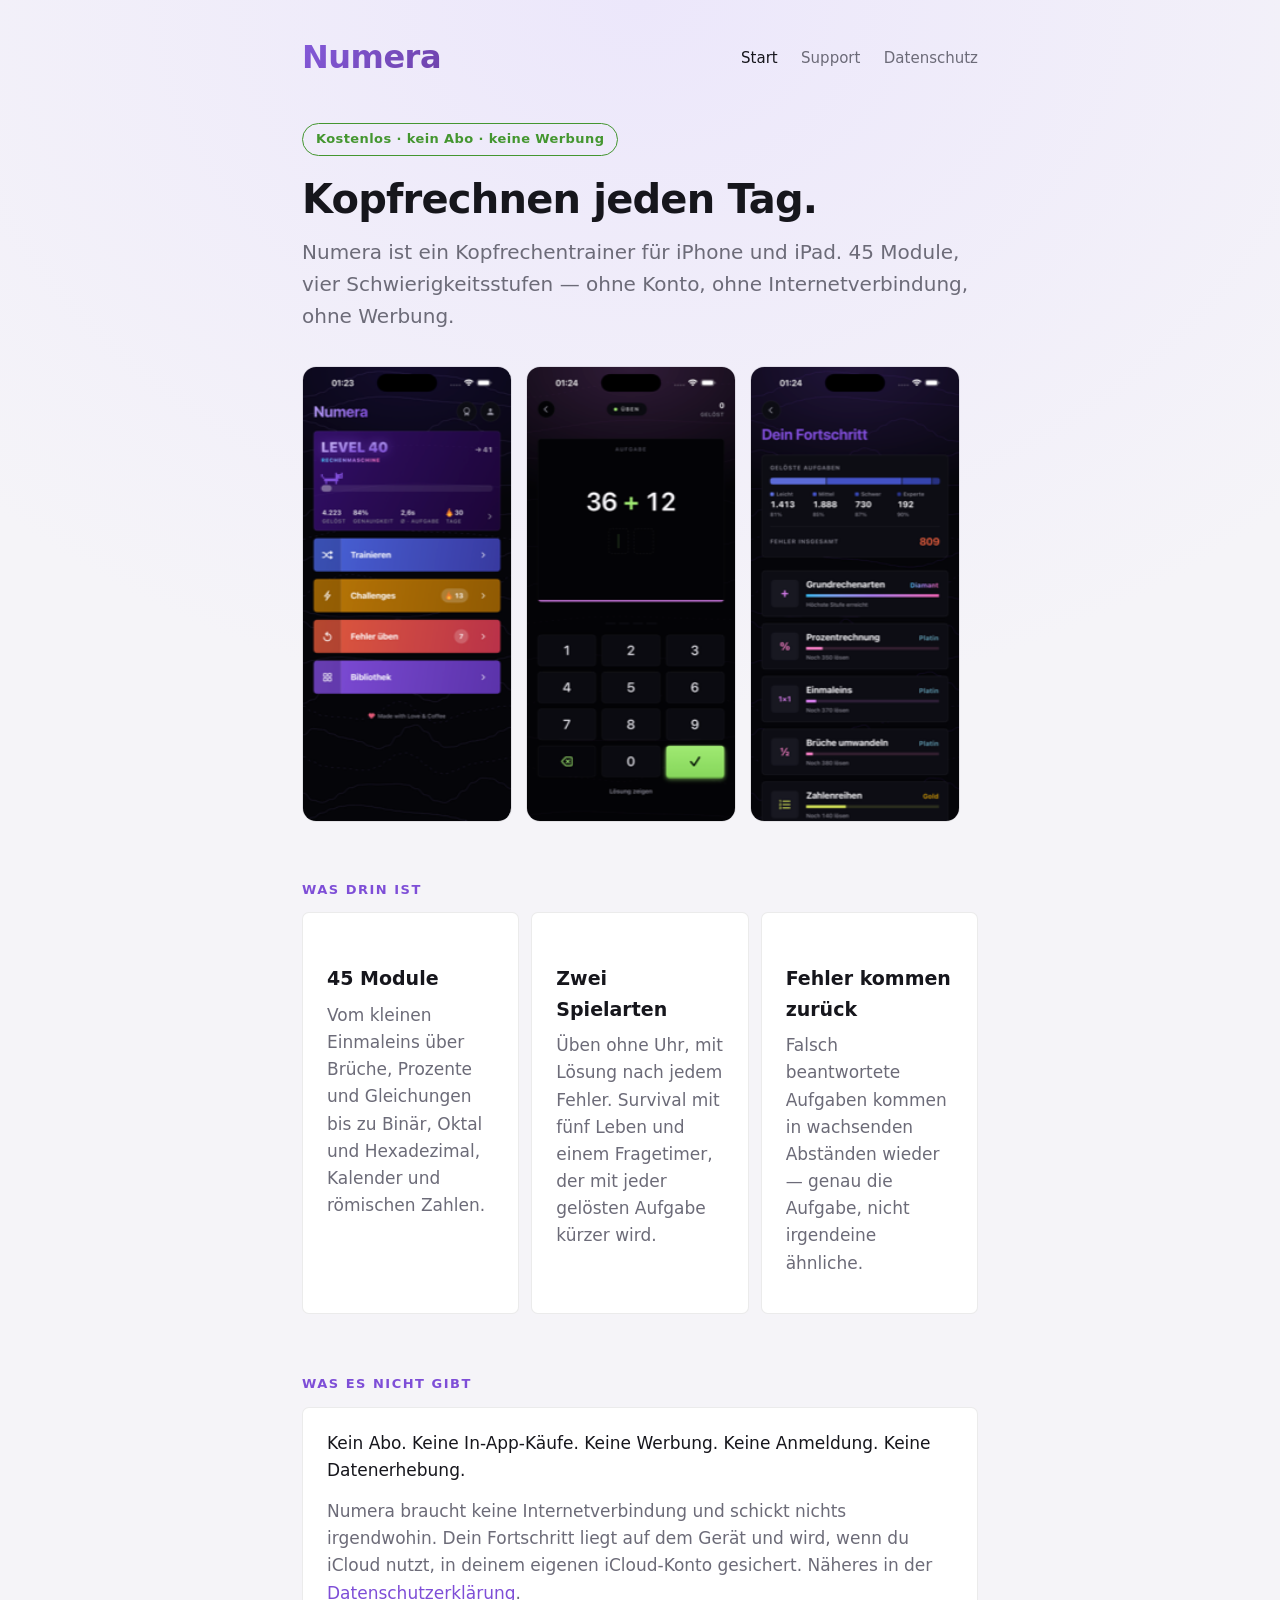
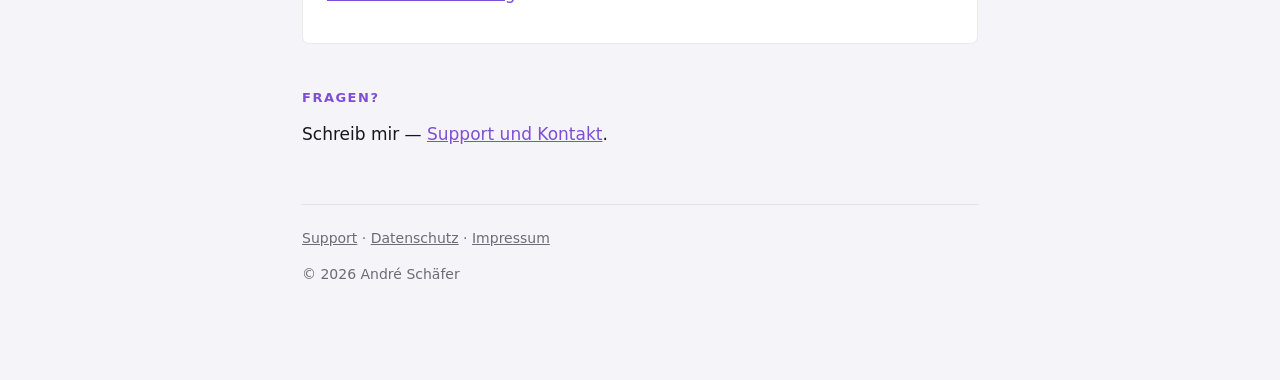
<file: index.html>
<!doctype html>
<html lang="de">
<head>
<meta charset="utf-8">
<meta name="viewport" content="width=device-width, initial-scale=1">
<title>Numera — Kopfrechnen jeden Tag</title>
<meta name="description" content="Numera ist ein Kopfrechentrainer für iPhone und iPad. Vollständig kostenlos: kein Abo, keine In-App-Käufe, keine Werbung, keine Datenerhebung.">
<link rel="stylesheet" href="style.css">
</head>
<body>
<div class="wrap">

<header>
  <a class="wordmark" href="index.html">Numera</a>
  <nav>
    <a href="index.html" aria-current="page">Start</a>
    <a href="support.html">Support</a>
    <a href="datenschutz.html">Datenschutz</a>
  </nav>
</header>

<main>
  <span class="badge">Kostenlos · kein Abo · keine Werbung</span>

  <h1>Kopfrechnen jeden Tag.</h1>
  <p class="lead">
    Numera ist ein Kopfrechentrainer für iPhone und iPad. 45 Module, vier Schwierigkeitsstufen
    — ohne Konto, ohne Internetverbindung, ohne Werbung.
  </p>

  <div class="shots">
    <img src="img/home.png" alt="Startbildschirm von Numera mit Level, Trainingsserie und den vier farbigen Karten" width="210">
    <img src="img/play.png" alt="Eine Additionsaufgabe im Modus Üben, mit Zifferntastenfeld" width="210">
    <img src="img/progress.png" alt="Fortschrittsseite mit Meisterschaftsstufen je Modul" width="210">
  </div>

  <h2>Was drin ist</h2>

  <div class="grid">
    <div class="card">
      <h3>45 Module</h3>
      <p class="muted">Vom kleinen Einmaleins über Brüche, Prozente und Gleichungen bis zu
      Binär, Oktal und Hexadezimal, Kalender und römischen Zahlen.</p>
    </div>
    <div class="card">
      <h3>Zwei Spielarten</h3>
      <p class="muted">Üben ohne Uhr, mit Lösung nach jedem Fehler. Survival mit fünf Leben
      und einem Fragetimer, der mit jeder gelösten Aufgabe kürzer wird.</p>
    </div>
    <div class="card">
      <h3>Fehler kommen zurück</h3>
      <p class="muted">Falsch beantwortete Aufgaben kommen in wachsenden Abständen wieder —
      genau die Aufgabe, nicht irgendeine ähnliche.</p>
    </div>
  </div>

  <h2>Was es nicht gibt</h2>
  <div class="card">
    <p>Kein Abo. Keine In-App-Käufe. Keine Werbung. Keine Anmeldung. Keine Datenerhebung.</p>
    <p class="muted">Numera braucht keine Internetverbindung und schickt nichts irgendwohin.
    Dein Fortschritt liegt auf dem Gerät und wird, wenn du iCloud nutzt, in deinem eigenen
    iCloud-Konto gesichert. Näheres in der
    <a href="datenschutz.html">Datenschutzerklärung</a>.</p>
  </div>

  <h2>Fragen?</h2>
  <p>Schreib mir — <a href="support.html">Support und Kontakt</a>.</p>
</main>

<footer>
  <p>
    <a href="support.html">Support</a> ·
    <a href="datenschutz.html">Datenschutz</a> ·
    <a href="impressum.html">Impressum</a>
  </p>
  <p>© 2026 André Schäfer</p>
</footer>

</div>
</body>
</html>
</file>
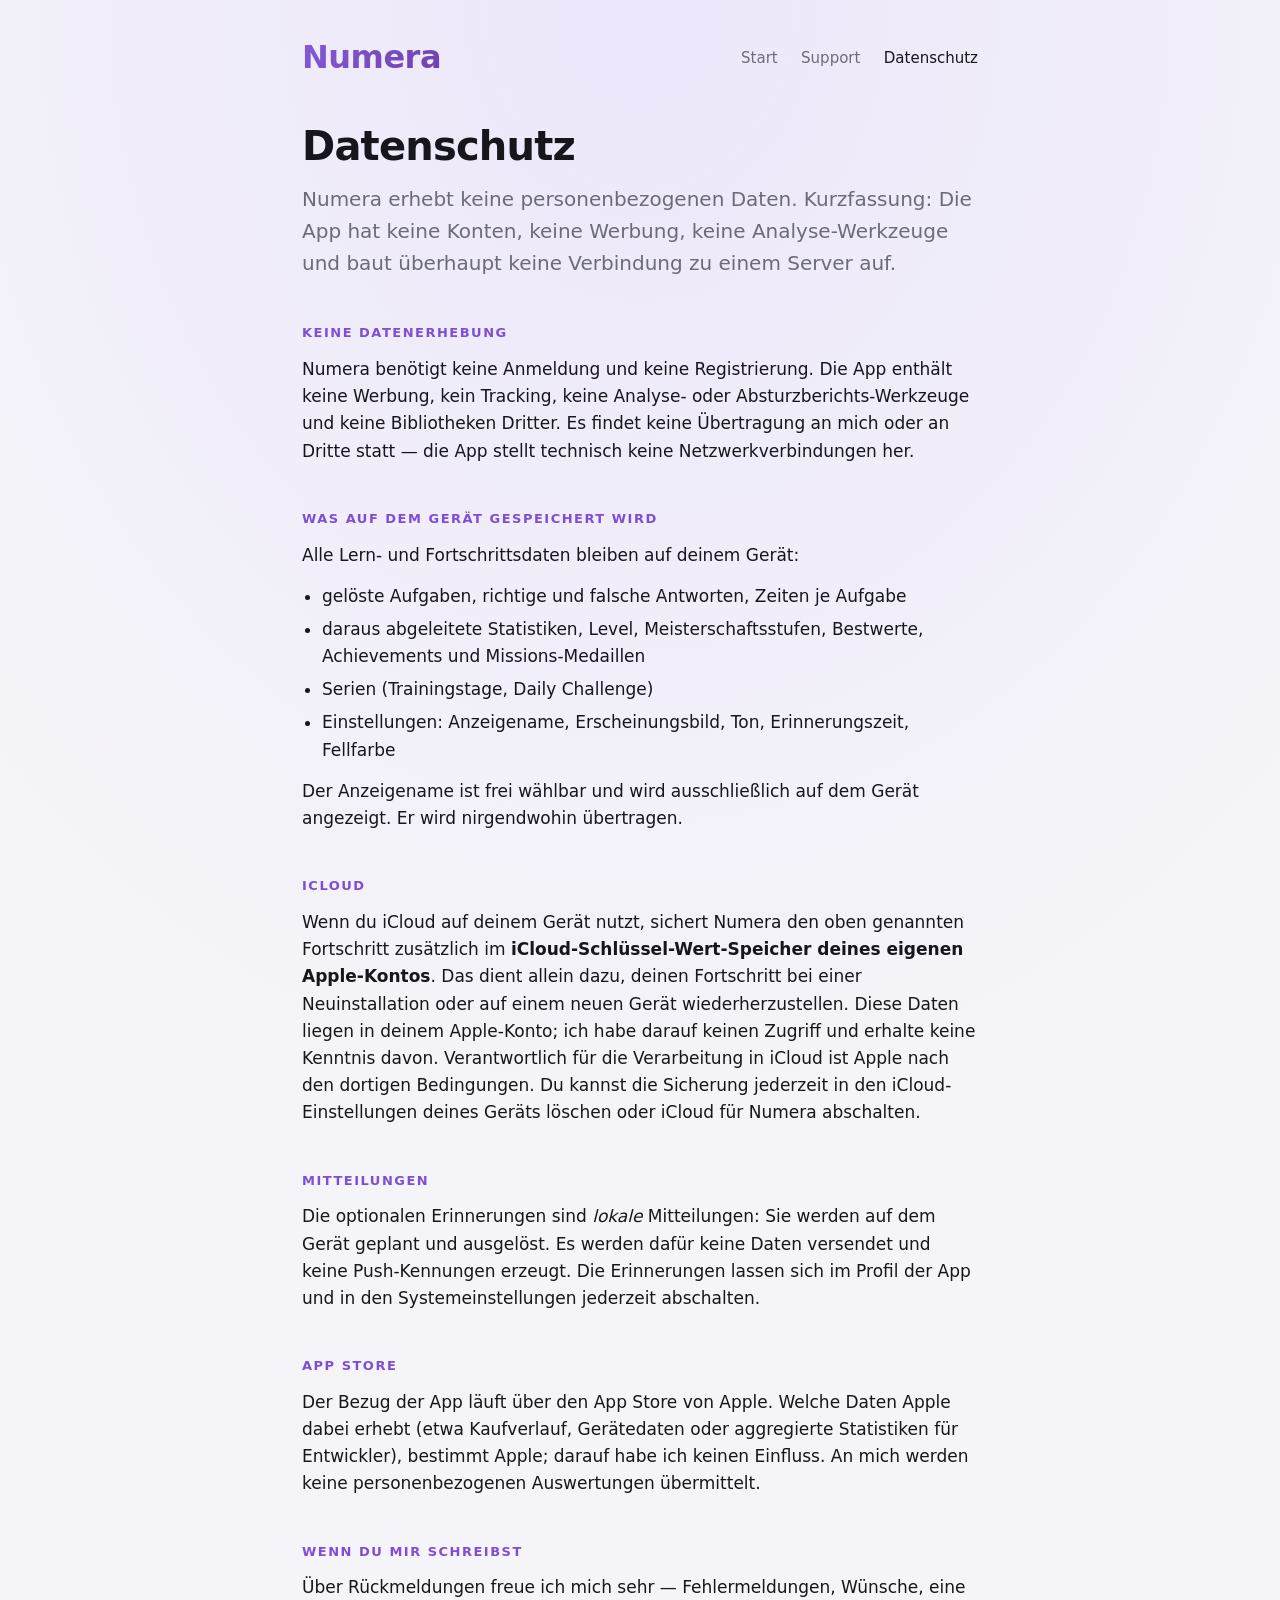
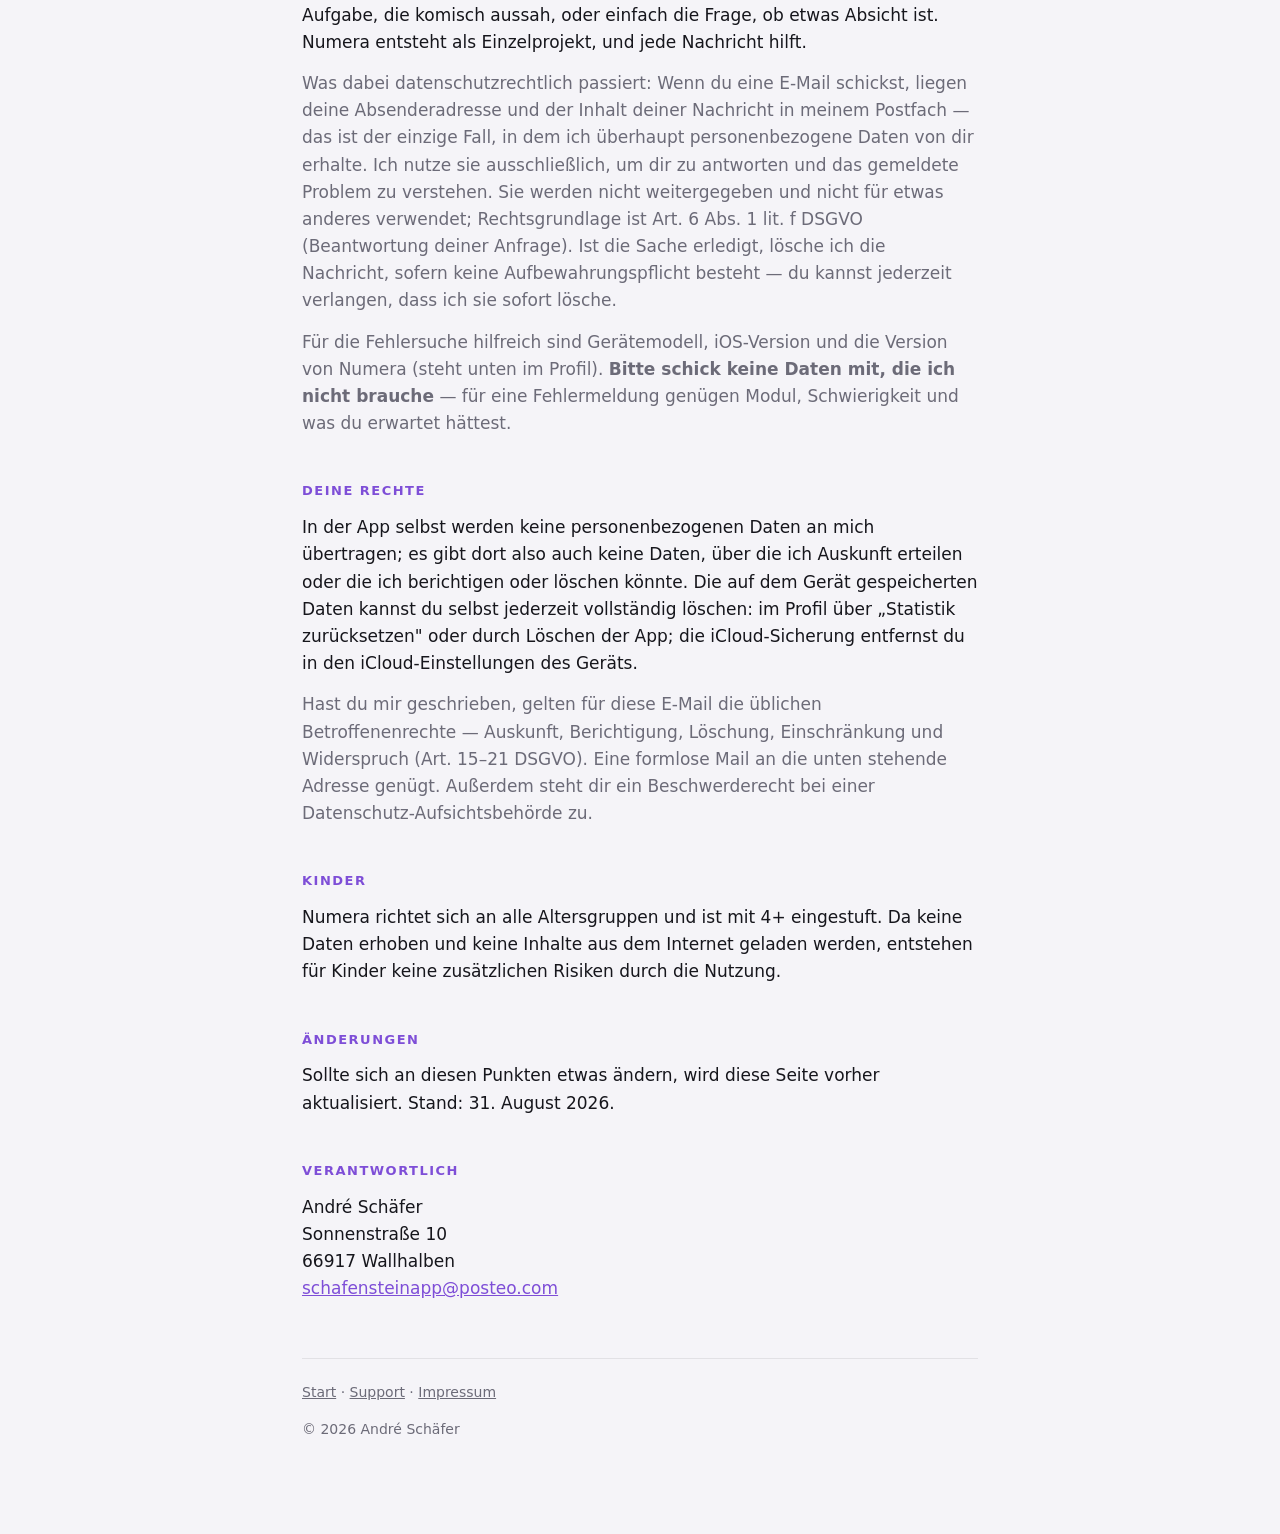
<file: datenschutz.html>
<!doctype html>
<html lang="de">
<head>
<meta charset="utf-8">
<meta name="viewport" content="width=device-width, initial-scale=1">
<title>Datenschutz — Numera</title>
<meta name="description" content="Datenschutzerklärung für Numera. Die App erhebt keine personenbezogenen Daten.">
<link rel="stylesheet" href="style.css">
</head>
<body>
<div class="wrap">

<header>
  <a class="wordmark" href="index.html">Numera</a>
  <nav>
    <a href="index.html">Start</a>
    <a href="support.html">Support</a>
    <a href="datenschutz.html" aria-current="page">Datenschutz</a>
  </nav>
</header>

<main>
  <h1>Datenschutz</h1>
  <p class="lead">
    Numera erhebt keine personenbezogenen Daten. Kurzfassung: Die App hat keine Konten,
    keine Werbung, keine Analyse-Werkzeuge und baut überhaupt keine Verbindung zu einem
    Server auf.
  </p>

  <h2>Keine Datenerhebung</h2>
  <p>
    Numera benötigt keine Anmeldung und keine Registrierung. Die App enthält keine Werbung,
    kein Tracking, keine Analyse- oder Absturzberichts-Werkzeuge und keine Bibliotheken
    Dritter. Es findet keine Übertragung an mich oder an Dritte statt — die App stellt
    technisch keine Netzwerkverbindungen her.
  </p>

  <h2>Was auf dem Gerät gespeichert wird</h2>
  <p>
    Alle Lern- und Fortschrittsdaten bleiben auf deinem Gerät:
  </p>
  <ul>
    <li>gelöste Aufgaben, richtige und falsche Antworten, Zeiten je Aufgabe</li>
    <li>daraus abgeleitete Statistiken, Level, Meisterschaftsstufen, Bestwerte, Achievements
        und Missions-Medaillen</li>
    <li>Serien (Trainingstage, Daily Challenge)</li>
    <li>Einstellungen: Anzeigename, Erscheinungsbild, Ton, Erinnerungszeit, Fellfarbe</li>
  </ul>
  <p>
    Der Anzeigename ist frei wählbar und wird ausschließlich auf dem Gerät angezeigt. Er
    wird nirgendwohin übertragen.
  </p>

  <h2>iCloud</h2>
  <p>
    Wenn du iCloud auf deinem Gerät nutzt, sichert Numera den oben genannten Fortschritt
    zusätzlich im <strong>iCloud-Schlüssel-Wert-Speicher deines eigenen Apple-Kontos</strong>.
    Das dient allein dazu, deinen Fortschritt bei einer Neuinstallation oder auf einem
    neuen Gerät wiederherzustellen. Diese Daten liegen in deinem Apple-Konto; ich habe
    darauf keinen Zugriff und erhalte keine Kenntnis davon. Verantwortlich
    für die Verarbeitung in iCloud ist Apple nach den dortigen Bedingungen. Du kannst die
    Sicherung jederzeit in den iCloud-Einstellungen deines Geräts löschen oder iCloud für
    Numera abschalten.
  </p>

  <h2>Mitteilungen</h2>
  <p>
    Die optionalen Erinnerungen sind <em>lokale</em> Mitteilungen: Sie werden auf dem Gerät
    geplant und ausgelöst. Es werden dafür keine Daten versendet und keine Push-Kennungen
    erzeugt. Die Erinnerungen lassen sich im Profil der App und in den Systemeinstellungen
    jederzeit abschalten.
  </p>

  <h2>App Store</h2>
  <p>
    Der Bezug der App läuft über den App Store von Apple. Welche Daten Apple dabei erhebt
    (etwa Kaufverlauf, Gerätedaten oder aggregierte Statistiken für Entwickler), bestimmt
    Apple; darauf habe ich keinen Einfluss. An mich werden keine personenbezogenen
    Auswertungen übermittelt.
  </p>

  <h2>Wenn du mir schreibst</h2>
  <p>
    Über Rückmeldungen freue ich mich sehr — Fehlermeldungen, Wünsche, eine Aufgabe, die
    komisch aussah, oder einfach die Frage, ob etwas Absicht ist. Numera entsteht als
    Einzelprojekt, und jede Nachricht hilft.
  </p>
  <p class="muted">
    Was dabei datenschutzrechtlich passiert: Wenn du eine E-Mail schickst, liegen deine
    Absenderadresse und der Inhalt deiner Nachricht in meinem Postfach — das ist der
    einzige Fall, in dem ich überhaupt personenbezogene Daten von dir erhalte. Ich nutze
    sie ausschließlich, um dir zu antworten und das gemeldete Problem zu verstehen. Sie
    werden nicht weitergegeben und nicht für etwas anderes verwendet; Rechtsgrundlage ist
    Art. 6 Abs. 1 lit. f DSGVO (Beantwortung deiner Anfrage). Ist die Sache erledigt,
    lösche ich die Nachricht, sofern keine Aufbewahrungspflicht besteht — du kannst
    jederzeit verlangen, dass ich sie sofort lösche.
  </p>
  <p class="muted">
    Für die Fehlersuche hilfreich sind Gerätemodell, iOS-Version und die Version von Numera
    (steht unten im Profil). <strong>Bitte schick keine Daten mit, die ich nicht brauche</strong>
    — für eine Fehlermeldung genügen Modul, Schwierigkeit und was du erwartet hättest.
  </p>

  <h2>Deine Rechte</h2>
  <p>
    In der App selbst werden keine personenbezogenen Daten an mich übertragen; es gibt dort
    also auch keine Daten, über die ich Auskunft erteilen oder die ich berichtigen oder
    löschen könnte. Die auf dem Gerät gespeicherten Daten kannst du selbst jederzeit
    vollständig löschen: im Profil über „Statistik zurücksetzen" oder durch Löschen der App;
    die iCloud-Sicherung entfernst du in den iCloud-Einstellungen des Geräts.
  </p>
  <p class="muted">
    Hast du mir geschrieben, gelten für diese E-Mail die üblichen Betroffenenrechte —
    Auskunft, Berichtigung, Löschung, Einschränkung und Widerspruch (Art. 15–21 DSGVO).
    Eine formlose Mail an die unten stehende Adresse genügt. Außerdem steht dir ein
    Beschwerderecht bei einer Datenschutz-Aufsichtsbehörde zu.
  </p>

  <h2>Kinder</h2>
  <p>
    Numera richtet sich an alle Altersgruppen und ist mit 4+ eingestuft. Da keine Daten
    erhoben und keine Inhalte aus dem Internet geladen werden, entstehen für Kinder keine
    zusätzlichen Risiken durch die Nutzung.
  </p>

  <h2>Änderungen</h2>
  <p>
    Sollte sich an diesen Punkten etwas ändern, wird diese Seite vorher aktualisiert.
    <!-- TODO: Datum aktualisieren, wenn der Text geändert wird. -->
    Stand: 31. August 2026.
  </p>

  <h2>Verantwortlich</h2>
  <p>
    André Schäfer<br>
    Sonnenstraße 10<br>
    66917 Wallhalben<br>
    <a href="mailto:schafensteinapp@posteo.com">schafensteinapp@posteo.com</a>
  </p>
</main>

<footer>
  <p>
    <a href="index.html">Start</a> ·
    <a href="support.html">Support</a> ·
    <a href="impressum.html">Impressum</a>
  </p>
  <p>© 2026 André Schäfer</p>
</footer>

</div>
</body>
</html>
</file>
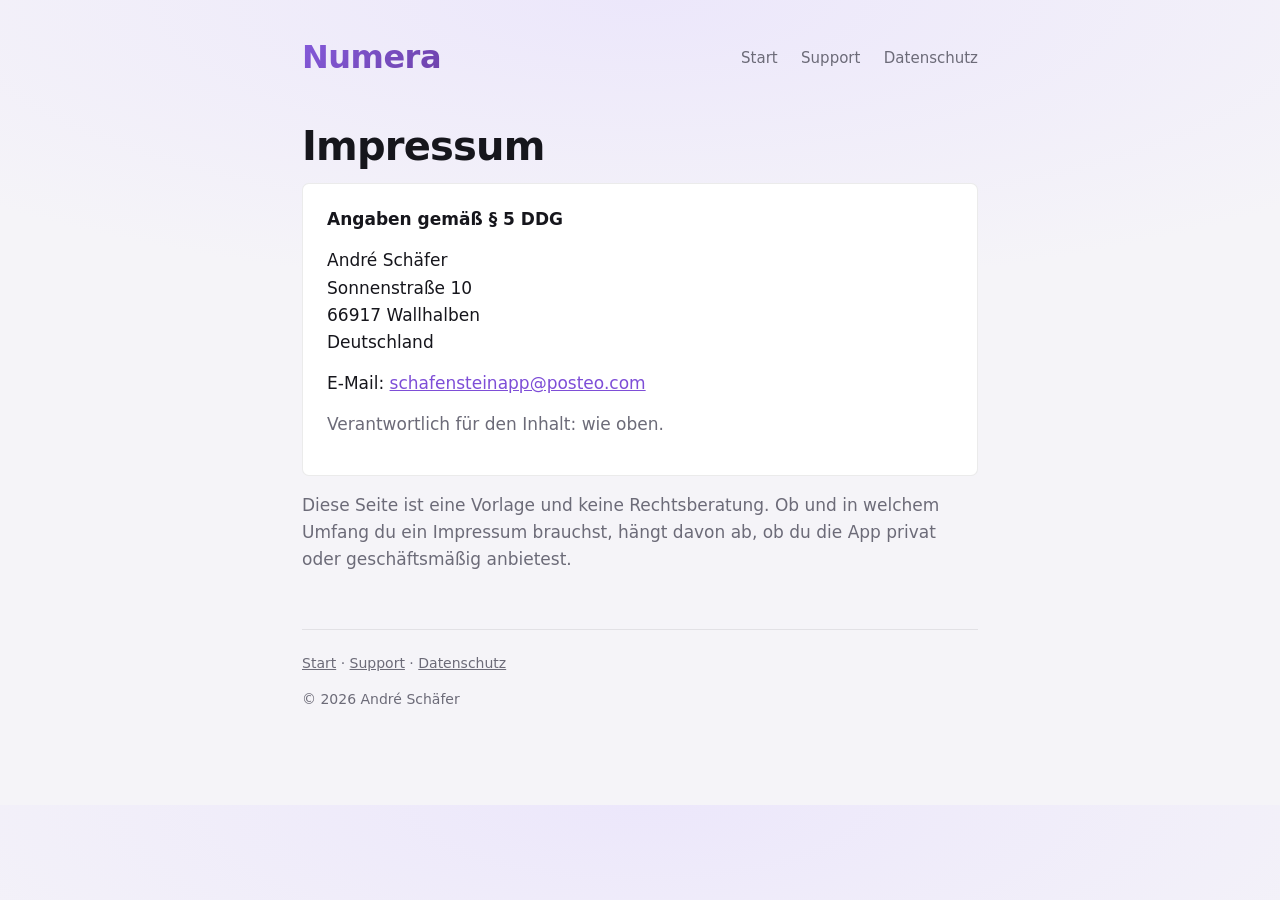
<file: impressum.html>
<!doctype html>
<html lang="de">
<head>
<meta charset="utf-8">
<meta name="viewport" content="width=device-width, initial-scale=1">
<title>Impressum — Numera</title>
<meta name="robots" content="noindex">
<link rel="stylesheet" href="style.css">
</head>
<body>
<div class="wrap">

<header>
  <a class="wordmark" href="index.html">Numera</a>
  <nav>
    <a href="index.html">Start</a>
    <a href="support.html">Support</a>
    <a href="datenschutz.html">Datenschutz</a>
  </nav>
</header>

<main>
  <h1>Impressum</h1>

  <div class="card">
    <p><strong>Angaben gemäß § 5 DDG</strong></p>
    <p>
      André Schäfer<br>
      Sonnenstraße 10<br>
      66917 Wallhalben<br>
      Deutschland
    </p>
    <p>
      E-Mail: <a href="mailto:schafensteinapp@posteo.com">schafensteinapp@posteo.com</a>
    </p>
    <p class="muted">
      Verantwortlich für den Inhalt: wie oben.
    </p>
  </div>

  <p class="muted">
    Diese Seite ist eine Vorlage und keine Rechtsberatung. Ob und in welchem Umfang du ein
    Impressum brauchst, hängt davon ab, ob du die App privat oder geschäftsmäßig anbietest.
  </p>
</main>

<footer>
  <p>
    <a href="index.html">Start</a> ·
    <a href="support.html">Support</a> ·
    <a href="datenschutz.html">Datenschutz</a>
  </p>
  <p>© 2026 André Schäfer</p>
</footer>

</div>
</body>
</html>
</file>
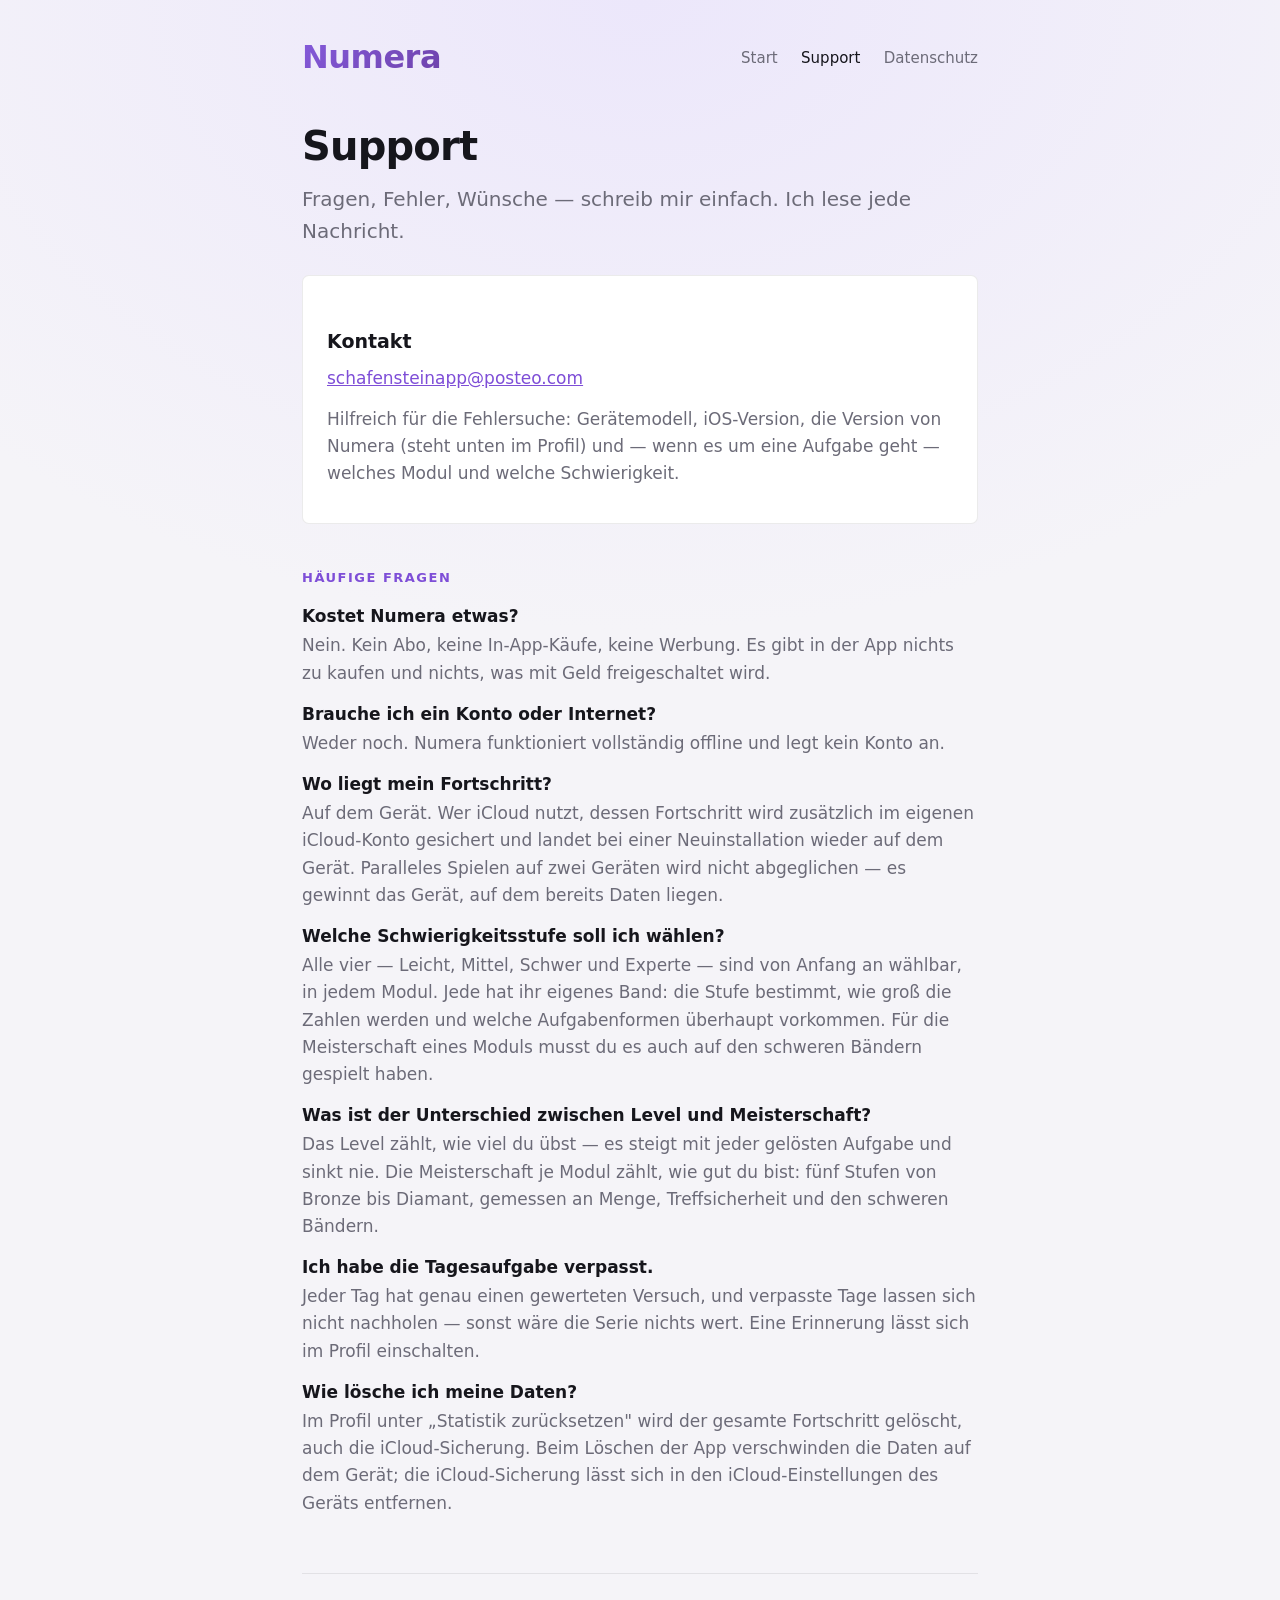
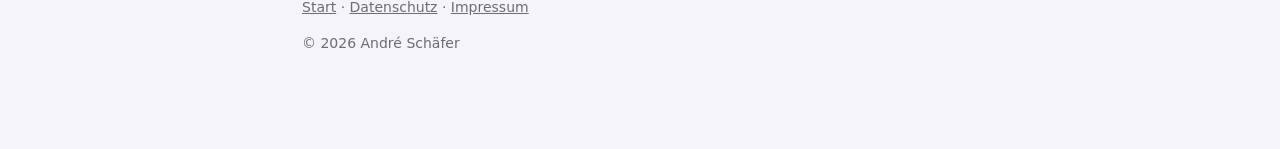
<file: support.html>
<!doctype html>
<html lang="de">
<head>
<meta charset="utf-8">
<meta name="viewport" content="width=device-width, initial-scale=1">
<title>Support — Numera</title>
<meta name="description" content="Hilfe und Kontakt zu Numera, dem Kopfrechentrainer für iPhone und iPad.">
<link rel="stylesheet" href="style.css">
</head>
<body>
<div class="wrap">

<header>
  <a class="wordmark" href="index.html">Numera</a>
  <nav>
    <a href="index.html">Start</a>
    <a href="support.html" aria-current="page">Support</a>
    <a href="datenschutz.html">Datenschutz</a>
  </nav>
</header>

<main>
  <h1>Support</h1>
  <p class="lead">
    Fragen, Fehler, Wünsche — schreib mir einfach. Ich lese jede Nachricht.
  </p>

  <div class="card">
    <h3>Kontakt</h3>
    <p><a href="mailto:schafensteinapp@posteo.com">schafensteinapp@posteo.com</a></p>
    <p class="muted">
      Hilfreich für die Fehlersuche: Gerätemodell, iOS-Version, die Version von Numera
      (steht unten im Profil) und — wenn es um eine Aufgabe geht — welches Modul und welche
      Schwierigkeit.
    </p>
  </div>

  <h2>Häufige Fragen</h2>

  <dl>
    <dt>Kostet Numera etwas?</dt>
    <dd>Nein. Kein Abo, keine In-App-Käufe, keine Werbung. Es gibt in der App nichts zu
    kaufen und nichts, was mit Geld freigeschaltet wird.</dd>

    <dt>Brauche ich ein Konto oder Internet?</dt>
    <dd>Weder noch. Numera funktioniert vollständig offline und legt kein Konto an.</dd>

    <dt>Wo liegt mein Fortschritt?</dt>
    <dd>Auf dem Gerät. Wer iCloud nutzt, dessen Fortschritt wird zusätzlich im eigenen
    iCloud-Konto gesichert und landet bei einer Neuinstallation wieder auf dem Gerät.
    Paralleles Spielen auf zwei Geräten wird nicht abgeglichen — es gewinnt das Gerät,
    auf dem bereits Daten liegen.</dd>

    <dt>Welche Schwierigkeitsstufe soll ich wählen?</dt>
    <dd>Alle vier — Leicht, Mittel, Schwer und Experte — sind von Anfang an wählbar, in
    jedem Modul. Jede hat ihr eigenes Band: die Stufe bestimmt, wie groß die Zahlen werden
    und welche Aufgabenformen überhaupt vorkommen. Für die Meisterschaft eines Moduls musst
    du es auch auf den schweren Bändern gespielt haben.</dd>

    <dt>Was ist der Unterschied zwischen Level und Meisterschaft?</dt>
    <dd>Das Level zählt, wie viel du übst — es steigt mit jeder gelösten Aufgabe und sinkt
    nie. Die Meisterschaft je Modul zählt, wie gut du bist: fünf Stufen von Bronze bis
    Diamant, gemessen an Menge, Treffsicherheit und den schweren Bändern.</dd>

    <dt>Ich habe die Tagesaufgabe verpasst.</dt>
    <dd>Jeder Tag hat genau einen gewerteten Versuch, und verpasste Tage lassen sich nicht
    nachholen — sonst wäre die Serie nichts wert. Eine Erinnerung lässt sich im Profil
    einschalten.</dd>

    <dt>Wie lösche ich meine Daten?</dt>
    <dd>Im Profil unter „Statistik zurücksetzen" wird der gesamte Fortschritt gelöscht,
    auch die iCloud-Sicherung. Beim Löschen der App verschwinden die Daten auf dem Gerät;
    die iCloud-Sicherung lässt sich in den iCloud-Einstellungen des Geräts entfernen.</dd>
  </dl>
</main>

<footer>
  <p>
    <a href="index.html">Start</a> ·
    <a href="datenschutz.html">Datenschutz</a> ·
    <a href="impressum.html">Impressum</a>
  </p>
  <p>© 2026 André Schäfer</p>
</footer>

</div>
</body>
</html>
</file>
<file: style.css>
/* Numera website — the app's own tokens (Theme.swift), nothing loaded from outside. */

:root {
  --bg: #0d0d11;
  --glow: #1a1430;
  --text: #f5f4f8;
  --muted: #8b8a97;
  --card: #15151b;
  --border: rgba(255, 255, 255, 0.07);
  --accent: #7e4ed7;
  --brand-a: #b197f2;
  --brand-b: #7e4ed7;
  --green: #98e767;
  --radius: 7px;
}

@media (prefers-color-scheme: light) {
  :root {
    --bg: #f5f4f8;
    --glow: #ece7fb;
    --text: #16161c;
    --muted: #6c6b78;
    --card: #ffffff;
    --border: rgba(0, 0, 0, 0.08);
    --brand-a: #855bdc;
    --brand-b: #6d41a9;
    --green: #449630;
  }
}

* { box-sizing: border-box; }

body {
  margin: 0;
  background:
    radial-gradient(120% 60% at 50% 0%, var(--glow) 0%, var(--bg) 60%),
    var(--bg);
  color: var(--text);
  font: 17px/1.6 -apple-system, BlinkMacSystemFont, "Segoe UI", system-ui, sans-serif;
  -webkit-font-smoothing: antialiased;
}

.wrap {
  max-width: 720px;
  margin: 0 auto;
  padding: 32px 22px 80px;
}

/* Header ------------------------------------------------------------------ */

header {
  display: flex;
  align-items: center;
  justify-content: space-between;
  gap: 16px;
  padding-bottom: 40px;
  flex-wrap: wrap;
}

.wordmark {
  font-size: 32px;
  font-weight: 700;
  letter-spacing: -0.5px;
  text-decoration: none;
  background: linear-gradient(135deg, var(--brand-a), var(--brand-b));
  -webkit-background-clip: text;
  background-clip: text;
  color: transparent;
}

nav a {
  color: var(--muted);
  text-decoration: none;
  font-size: 15px;
  margin-left: 18px;
}
nav a:hover { color: var(--text); }
nav a[aria-current="page"] { color: var(--text); }

/* Type -------------------------------------------------------------------- */

h1 {
  font-size: 40px;
  line-height: 1.15;
  letter-spacing: -0.8px;
  margin: 0 0 14px;
}

h2 {
  font-size: 13px;
  font-weight: 600;
  letter-spacing: 1.5px;
  text-transform: uppercase;
  color: var(--accent);
  margin: 44px 0 12px;
}

h3 { font-size: 19px; margin: 28px 0 8px; }

p { margin: 0 0 14px; }
.lead { font-size: 20px; color: var(--muted); margin-bottom: 28px; }
.muted { color: var(--muted); }
a { color: var(--accent); }

ul { margin: 0 0 14px; padding-left: 20px; }
li { margin-bottom: 6px; }

/* Blocks ------------------------------------------------------------------ */

.card {
  background: var(--card);
  border: 1px solid var(--border);
  border-radius: var(--radius);
  padding: 22px 24px;
  margin: 0 0 16px;
}

.badge {
  display: inline-block;
  border: 1px solid var(--green);
  color: var(--green);
  border-radius: 999px;
  padding: 5px 13px;
  font-size: 13px;
  font-weight: 600;
  letter-spacing: 0.4px;
  margin-bottom: 20px;
}

.shots {
  display: flex;
  gap: 14px;
  overflow-x: auto;
  padding: 6px 0 14px;
  margin: 0 0 8px;
}
.shots img {
  width: 210px;
  flex: 0 0 auto;
  border-radius: 14px;
  border: 1px solid var(--border);
}

.grid {
  display: grid;
  grid-template-columns: repeat(auto-fit, minmax(210px, 1fr));
  gap: 12px;
}

dl { margin: 0; }
dt { font-weight: 600; margin-top: 14px; }
dd { margin: 2px 0 0; color: var(--muted); }

footer {
  margin-top: 56px;
  padding-top: 22px;
  border-top: 1px solid var(--border);
  color: var(--muted);
  font-size: 14px;
}
footer a { color: var(--muted); }

@media (max-width: 520px) {
  h1 { font-size: 32px; }
  .lead { font-size: 18px; }
}
</file>
